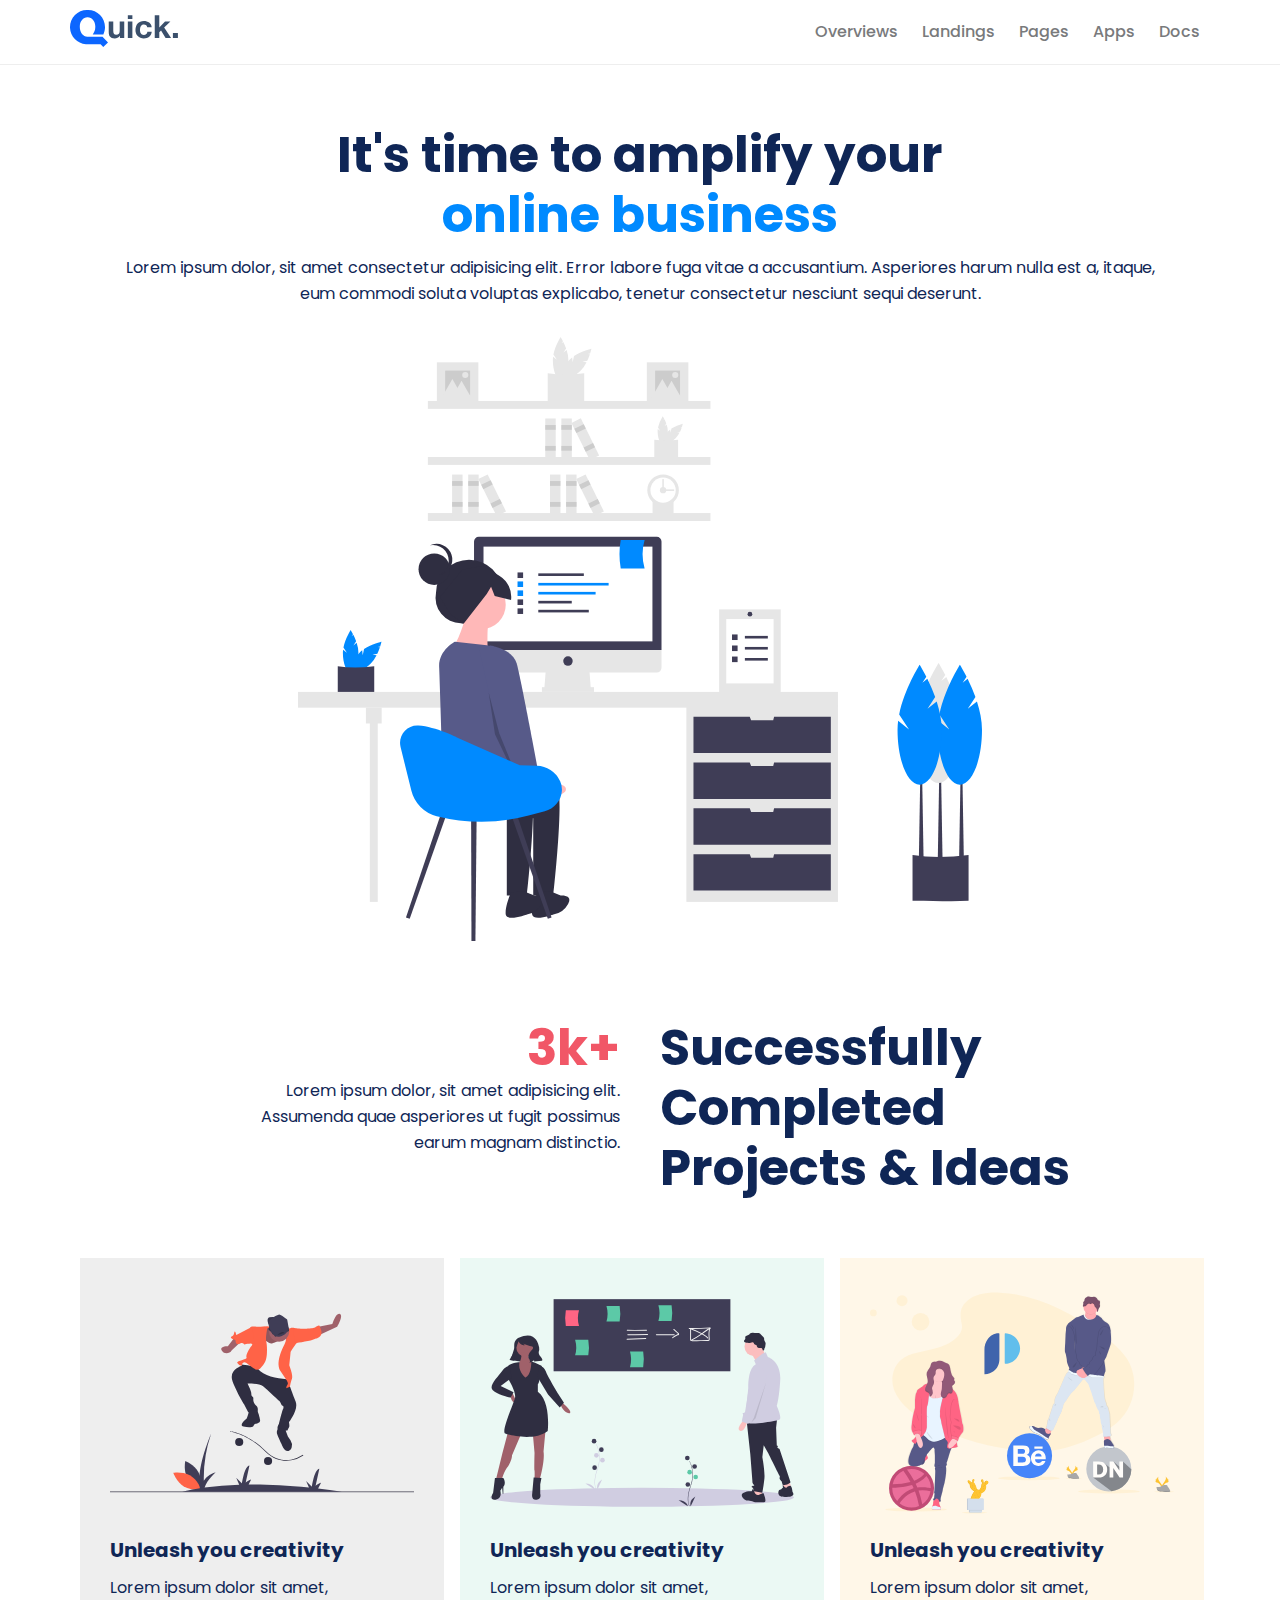
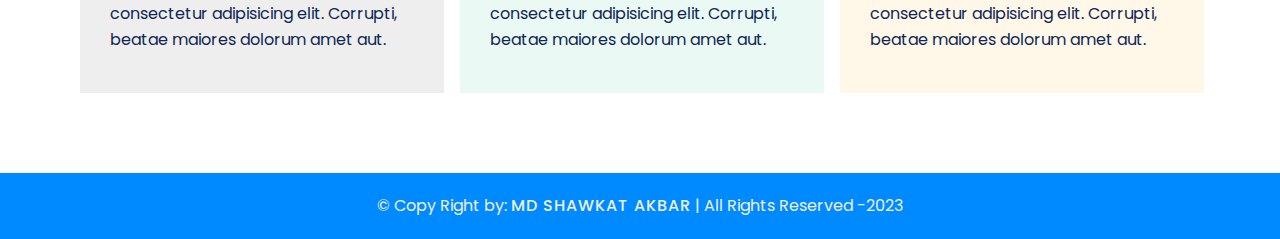
<file: index.html>
<!DOCTYPE html>
<html lang="en">
<head>
    <meta charset="UTF-8">
    <meta http-equiv="X-UA-Compatible" content="IE=edge">
    <meta name="viewport" content="width=device-width, initial-scale=1.0">
    <!-- Resposive Styling CSS Linking Here -->
    <link rel="stylesheet" href="./css/responsive.css">
    <link rel="stylesheet" href="css/style.css">
    <link rel="icon" href="./favicon.ico">
    <link href="https://fonts.googleapis.com/css2?family=Poppins:wght@300;500;700;900&display=swap" rel="stylesheet">

    <title>Quick | Home</title>
</head>
<body>
    <!-- Header Section Start -->
    <header class="header">
        <div class="container">
            <div class="row">
                <div class="col-6">
                    <a href="./index.html" class="logo"><img src="images/dark.svg" alt="Logo"></a>
                </div>
                <div class="col-6">
                    <ul class="nav-menu">
                       <li><a href="./index.html">Overviews</a></li>
                       <li><a href="landing.html">Landings</a></li>
                       <li><a href="./pages.html">Pages</a></li>
                       <li><a href="#">Apps</a></li>
                       <li><a href="#">Docs</a></li>
                    </ul>
                </div>
            </div>
        </div>
    </header>
    <!-- Header Section End -->

    <!-- Banner Section Start -->
    <section class="banner">
        <div class="container">
            <div class="row">
                <div class="col-12">
                    <h1>It's time to amplify your <br>
                    <span>online business</span>
                    </h1>
                    <p>Lorem ipsum dolor, sit amet consectetur adipisicing elit. Error labore fuga vitae a accusantium. Asperiores harum nulla est a, itaque, <br>eum commodi soluta voluptas explicabo, tenetur consectetur nesciunt sequi deserunt.</p>
                    <img src="./images/illustration-1.svg" alt="banner-image">
                </div>
            </div>
        </div>
    </section>

    <!-- Banner Section End -->

    <!-- Successfull Section Start -->
    <section class="success">
        <div class="container">
            <div class="row">
                <div class="col-6">
                    <div class="left-text">
                        <h1>3k+</h1>
                        <p>Lorem ipsum dolor, sit amet adipisicing elit. <br> Assumenda quae asperiores ut fugit possimus<br>earum magnam distinctio.</p>
                    </div>
                </div>
                <div class="col-6">
                    <div class="right-text">
                        <h1>Successfully <br>
                        Completed <br>
                        Projects & Ideas</h1>
                    </div>
                </div>
            </div>
        </div>
    </section>
      <!-- Successfull Section Start -->

      <!-- Feature Section Start -->
      <section class="feature">
        <div class="container">
            <div class="row">
                <div class="col-4">
                    <div class="feature-1 bg-01">
                        <img src="./images/illustration-5.svg" alt="feature-photo-01">
                        <h4>Unleash you creativity</h4>
                        <p>Lorem ipsum dolor sit amet, consectetur adipisicing elit. Corrupti, beatae maiores dolorum amet aut.</p>
                    </div>
                </div>
                <div class="col-4">
                    <div class="feature-1 bg-02">
                        <img src="./images/illustration-6.svg" alt="feature-photo-02">
                        <h4>Unleash you creativity</h4>
                        <p>Lorem ipsum dolor sit amet, consectetur adipisicing elit. Corrupti, beatae maiores dolorum amet aut.</p>
                    </div>
                </div>
                <div class="col-4">
                    <div class="feature-1 bg-03">
                        <img src="./images/illustration-7.svg" alt="feature-photo-03 ">
                        <h4>Unleash you creativity</h4>
                        <p>Lorem ipsum dolor sit amet, consectetur adipisicing elit. Corrupti, beatae maiores dolorum amet aut.</p>
                    </div>
                </div>
            </div>
        </div>
      </section>
      <!-- Feature Section End -->

      <!-- Footer Section Start -->
      <!-- <div class="fb-share">
        <div class="container">
            <div class="row">
                <div class="col-12" >
                    <img src="./images/fb.png" class="share-btn" alt="side-share">
                </div>
            </div>
        </div>
    </div> -->
      <footer class="footer">
        <div class="container">
            <div class="row">
                <div class="col-12">
                    <p>&copy; Copy Right by: <strong>MD Shawkat Akbar</strong> | All Rights Reserved -2023 </p>
                </div>
            </div>
        </div>
       
      </footer>
       <!-- Footer Section End -->
</body>
</html>
</file>
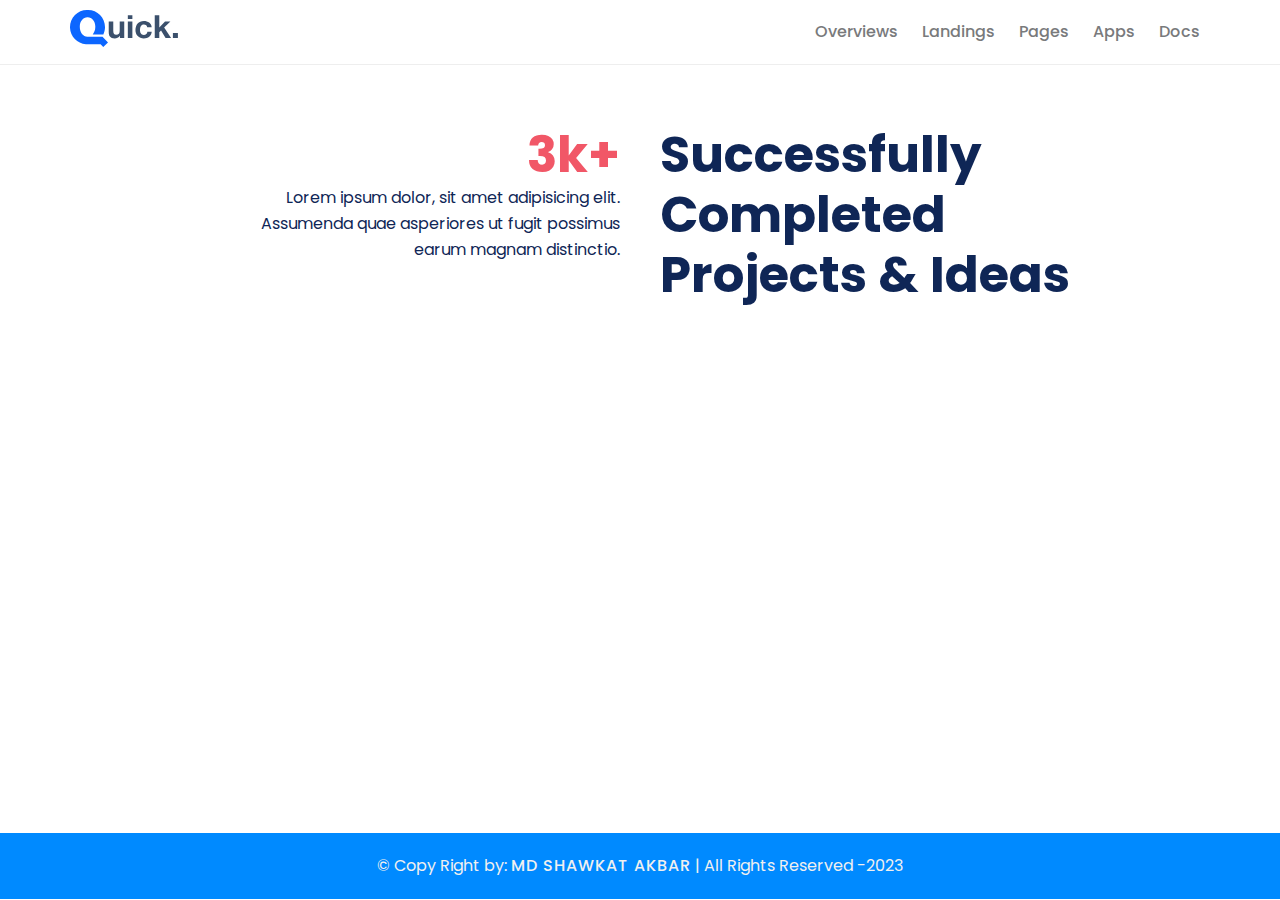
<file: landing.html>
<!DOCTYPE html>
<html lang="en">
<head>
    <meta charset="UTF-8">
    <meta http-equiv="X-UA-Compatible" content="IE=edge">
    <meta name="viewport" content="width=device-width, initial-scale=1.0">
    <!-- Resposive Styling CSS Linking Here -->
    <!-- <link rel="stylesheet" href="css/responsive.css"> -->
    <link rel="stylesheet" href="css/style.css">
    <link rel="icon" href="./favicon.ico">
    <link href="https://fonts.googleapis.com/css2?family=Poppins:wght@300;500;700;900&display=swap" rel="stylesheet">

    <title>Quick | Home</title>
</head>
<body>
    <!-- Header Section Start -->
    <header class="header">
        <div class="container">
            <div class="row">
                <div class="col-6">
                    <a href="./index.html" class="logo"><img src="images/dark.svg" alt="Logo"></a>
                </div>
                <div class="col-6">
                    <ul class="nav-menu">
                       <li><a href="./index.html">Overviews</a></li>
                       <li><a href="./landing.html">Landings</a></li>
                       <li><a href="./pages.html">Pages</a></li>
                       <li><a href="#">Apps</a></li>
                       <li><a href="#">Docs</a></li>
                    </ul>
                </div>
            </div>
        </div>
    </header>
    <!-- Header Section End -->

    
    <!-- Successfull Section Start -->
    <section class="success landinpage">
        <div class="container">
            <div class="row">
                <div class="col-6">
                    <div class="left-text">
                        <h1>3k+</h1>
                        <p>Lorem ipsum dolor, sit amet adipisicing elit. <br> Assumenda quae asperiores ut fugit possimus<br>earum magnam distinctio.</p>
                    </div>
                </div>
                <div class="col-6">
                    <div class="right-text">
                        <h1>Successfully <br>
                        Completed <br>
                        Projects & Ideas</h1>
                    </div>
                </div>
            </div>
        </div>
    </section>
      <!-- Successfull Section Start -->
      <footer class="footer">
        <div class="container">
            <div class="row">
                <div class="col-12">
                    <p>&copy; Copy Right by: <strong>MD Shawkat Akbar</strong> | All Rights Reserved -2023 </p>
                </div>
            </div>
        </div>
       
      </footer>
       <!-- Footer Section End -->
</body>
</html>
</file>
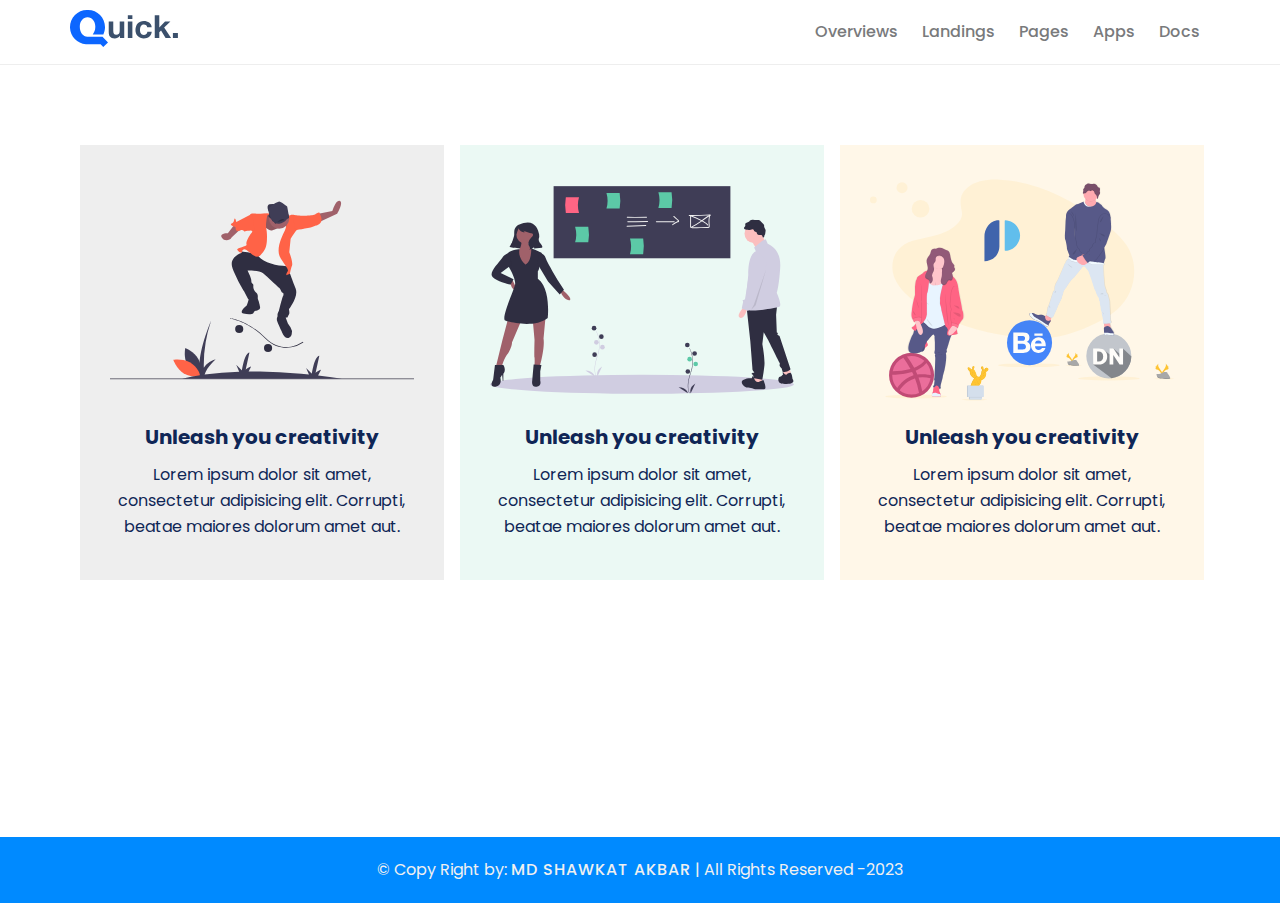
<file: pages.html>
<!DOCTYPE html>
<html lang="en">
<head>
    <meta charset="UTF-8">
    <meta http-equiv="X-UA-Compatible" content="IE=edge">
    <meta name="viewport" content="width=device-width, initial-scale=1.0">
    <!-- Resposive Styling CSS Linking Here -->
    <link rel="stylesheet" href="css/responsive.css">
    <link rel="stylesheet" href="css/style.css">
    <link rel="icon" href="./favicon.ico">
    <link href="https://fonts.googleapis.com/css2?family=Poppins:wght@300;500;700;900&display=swap" rel="stylesheet">

    <title>Quick | Home</title>
</head>
<body>
    <!-- Header Section Start -->
    <header class="header">
        <div class="container">
            <div class="row">
                <div class="col-6">
                    <a href="./index.html" class="logo"><img src="images/dark.svg" alt="Logo"></a>
                </div>
                <div class="col-6">
                    <ul class="nav-menu">
                       <li><a href="./index.html">Overviews</a></li>
                       <li><a href="landing.html">Landings</a></li>
                       <li><a href="pages.html">Pages</a></li>
                       <li><a href="#">Apps</a></li>
                       <li><a href="#">Docs</a></li>
                    </ul>
                </div>
            </div>
        </div>
    </header>
    <!-- Header Section End -->

      <!-- Feature Section Start -->
      <section class="feature pages">
        <div class="container">
            <div class="row">
                <div class="col-4">
                    <div class="feature-1 bg-01">
                        <img src="./images/illustration-5.svg" alt="feature-photo-01">
                        <h4>Unleash you creativity</h4>
                        <p>Lorem ipsum dolor sit amet, consectetur adipisicing elit. Corrupti, beatae maiores dolorum amet aut.</p>
                    </div>
                </div>
                <div class="col-4">
                    <div class="feature-1 bg-02">
                        <img src="./images/illustration-6.svg" alt="feature-photo-02">
                        <h4>Unleash you creativity</h4>
                        <p>Lorem ipsum dolor sit amet, consectetur adipisicing elit. Corrupti, beatae maiores dolorum amet aut.</p>
                    </div>
                </div>
                <div class="col-4">
                    <div class="feature-1 bg-03">
                        <img src="./images/illustration-7.svg" alt="feature-photo-03 ">
                        <h4>Unleash you creativity</h4>
                        <p>Lorem ipsum dolor sit amet, consectetur adipisicing elit. Corrupti, beatae maiores dolorum amet aut.</p>
                    </div>
                </div>
            </div>
        </div>
      </section>
      <!-- Feature Section End -->

      <!-- Footer Section Start -->
      <!-- <div class="fb-share">
        <div class="container">
            <div class="row">
                <div class="col-12" >
                    <img src="./images/fb.png" class="share-btn" alt="side-share">
                </div>
            </div>
        </div>
    </div> -->
      <footer class="footer">
        <div class="container">
            <div class="row">
                <div class="col-12">
                    <p>&copy; Copy Right by: <strong>MD Shawkat Akbar</strong> | All Rights Reserved -2023 </p>
                </div>
            </div>
        </div>
       
      </footer>
       <!-- Footer Section End -->
</body>
</html>
</file>
<file: css/responsive.css>
/* ######### Media Quiry CSS Start #########  */

/* ######## Galagy Fold Device ######## */

@media (min-width: 279px) and (max-width: 319px) {
  
    /* CSS Start */
        
    .container {
        width: 100%;
        margin: 0px auto;
    }
    .col-6{
        width: 100%;
    }
    .col-4{
        width: 100%;
    }
    .header .logo{
        display:  block;
        text-align: center;
    }
    .nav-menu {
        width: 100%;
        float: left;
        text-align: center;
    }
    .nav-menu li a{
        font-size: 11px;
        margin: 10px 4px 0px;
    }
    .banner{
        padding: 15px 0px;
    }
    .banner h1{
        font-size: 25px;
        line-height: 1.3em;
    }
    .banner p{
        font-size: 11px;
        line-height: 1.7em;
    }
    .banner img{
        width: 65%;
    }
    .success{
        padding: 0px 0px 10px;
    
    }
    .left-text {
        text-align: center;
    }
    .left-text h1{
        font-size: 25px;
        line-height: 1.3em;
        margin: 0px;
    }
    .left-text p{
        font-size: 11px;
        line-height: 1.7em;
        margin: 0px;
    }
    .right-text h1 {
        font-size: 25px;
        line-height: 1.3em;
        text-align: center;
        margin: 10px 0px;
    }
    .feature{
        margin: 5px 0px 20px;
        padding:0px;
    }
    .feature-1{
        width: 72%;
        padding: 40px 40px;
        margin: 10px 0px;
        text-align: center;
    }
    
    .feature-1 h4{
        font-size: 16px;
        line-height: 1.5em;
    }
    .feature-1 p{
        font-size: 11px;
        line-height: 1.7em;
    }
    .footer{
        padding: 5px 0px;
    }
    .footer p{
        font-size: 11px;
        
    }
    
    /* CSS End */
}

@media (min-width: 320px) and (max-width: 480px) {

    /* CSS Start */
        
    .container {
        width: 100%;
        margin: 0px auto;
    }
    .col-6{
        width: 100%;
    }
    .col-4{
        width: 100%;
    }
    .header .logo{
        display:  block;
        text-align: center;
    }
    .nav-menu {
        width: 100%;
        float: left;
        text-align: center;
    }
    .nav-menu li a{
        font-size: 12px;
        margin: 10px 5px 0px;
    }
    .banner{
        padding: 15px 0px;
    }
    .banner h1{
        font-size: 30px;
        line-height: 1.3em;
    }
    .banner p{
        font-size: 12px;
        line-height: 1.7em;
    }
    .banner img{
        width: 75%;
    }
    .success{
        padding: 0px 0px 15px;
    
    }
    .left-text {
        text-align: center;
    }
    .left-text h1{
        font-size: 30px;
        line-height: 1.3em;
        margin: 0px;
    }
    .left-text p{
        font-size: 12px;
        line-height: 1.7em;
        margin: 0px;
    }
    .right-text h1 {
        font-size: 30px;
        line-height: 1.3em;
        text-align: center;
        margin: 10px 0px;
    }
    .feature{
        margin: 5px 0px 10px;
        padding:0px;
    }
    .feature-1{
        width: 75%;
        padding: 40px 40px;
        margin: 10px 0px;
        text-align: center;
    }
    
    .feature-1 h4{
        font-size: 18px;
        line-height: 28px;
    }
    .feature-1 p{
        font-size: 12px;
        line-height: 22px;
    }
    .footer{
        padding: 10px 0px;
    }
    .footer p{
        font-size: 12px;
        
    }
    .feature.pages {
        padding: 10px 0px;
        text-align: center;
        height:max-content;
    }


    /* CSS End */
}
  /* 
  ##Device = Low Resolution Tablets, Mobiles (Landscape)
  ##Screen = B/w 481px to 767px
*/

@media (min-width: 481px) and (max-width: 767px) {
  
    /* CSS Start */

    .container {
        width: 100%;
        margin: 0px auto;
    }
    .col-6{
        width: 100%;
    }
    .col-4{
        width: 100%;
    }
    .header .logo{
        display:  block;
        text-align: center;
    }
    .nav-menu {
        /* width: 100%; */
        float: left;
        text-align: center;
    }
    .nav-menu li a{
        font-size: 14px;
        margin: 10px 5px 0px;
    }
    .banner{
        padding: 40px 0px;
    }
    .banner h1{
        font-size: 40px;
        line-height: 1.3em;
    }
    .banner p{
        font-size: 14px;
        line-height: 1.7em;
    }
    .banner img{
        width: 70%;
    }
    .success{
        padding: 0px 0px 25px;
    
    }
    .left-text {
        text-align: center;
    }
    .left-text h1{
        font-size: 40px;
        line-height: 1.3em;
        margin: 0px;
    }
    .left-text p{
        font-size: 14px;
        line-height: 1.7em;
        margin: 0px;
    }
    .right-text h1 {
        font-size: 40px;
        line-height: 1.3em;
        text-align: center;
        margin: 20px 0px 20px;
    }
    .feature{
        margin: 10px 0px 20px;
        padding:0px;
    }
    .feature-1{
        width: 95%;
        padding: 40px 40px;
        margin: 15px 0px;
        text-align: center;
    }
    
    .feature-1 h4{
        font-size: 20px;
        line-height: 1.5em;
    }
    .feature-1 p{
        font-size: 14px;
        line-height: 1.7em;
    }
    .footer{
        padding: 15px 0px;
    }
    .footer p{
        font-size: 14px;
        
    }
    .feature.pages {
        padding: 10px 0px;
        text-align: center;
        height:max-content;
    }

     /* CSS End */
    
  }


/* 
##Device = Most of the Smartphones Mobiles (Portrait)
##Screen = B/w 320px to 479px
*/

/* 
##Device = Low Resolution Tablets, Mobiles (Landscape)
##Screen = B/w 481px to 767px
*/

@media (min-width: 481px) and (max-width: 767px) {

/* CSS Start */

.container {
    width: 100%;
    /* margin: 0px auto; */
}
.col-6{
    width: 100%;
}
.col-4{
    width: 100%;
}
.header .logo{
    display:  block;
    text-align: center;
}
.nav-menu {
    /* width: 100%; */
    float: left;
    text-align: center;
}
.nav-menu li a{
    font-size: 14px;
    margin: 10px 5px 0px;
}
.banner{
    padding: 40px 0px;
}
.banner h1{
    font-size: 40px;
    line-height: 1.3em;
}
.banner p{
    font-size: 14px;
    line-height: 1.7em;
}
.banner img{
    width: 70%;
}
.success{
    padding: 0px 0px 25px;

}
.left-text {
    text-align: center;
}
.left-text h1{
    font-size: 40px;
    line-height: 1.3em;
    margin: 0px;
}
.left-text p{
    font-size: 14px;
    line-height: 1.7em;
    margin: 0px;
}
.right-text h1 {
    font-size: 40px;
    line-height: 1.3em;
    text-align: center;
    margin: 20px 0px 20px;
}
.feature{
    margin: 10px 0px 20px;
    padding:0px;
}
.feature-1{
    width: 90%;
    padding: 40px 40px;
    margin: 15px 0px;
    text-align: center;
}

.feature-1 h4{
    font-size: 20px;
    line-height: 1.5em;
}
.feature-1 p{
    font-size: 14px;
    line-height: 1.7em;
}
.footer{
    padding: 15x 0px;
}
.footer p{
    font-size: 14px;
    
}

 /* CSS End */

}

/* 
##Device = Tablets, Ipads (portrait)
##Screen = B/w 768px to 1024px
*/

@media (min-width:768px) and (max-width:1024px) {
/* CSS Start */

.container {
    width: 100%;
    /* margin: 0px auto; */
}
.col-6{
    width: 100%;
}
.col-4{
    width: 100%;
}
.header .logo{
    display:  block;
    text-align: center;
}
.nav-menu {
    /* width: 100%; */
    float: left;
    text-align: center;
}
.nav-menu li a{
    font-size: 16px;
    margin: 10px 5px 0px;
}
.banner{
    padding: 40px 0px;
}
.banner h1{
    font-size: 50px;
    line-height: 1.3em;
}
.banner p{
    font-size: 16px;
    line-height: 1.7em;
}
.banner img{
    width: 75%;
}
.success{
    padding: 0px 0px 25px;

}
.left-text {
    text-align: center;
}
.left-text h1{
    font-size: 50px;
    line-height: 1.3em;
    margin: 0px;
}
.left-text p{
    font-size: 16px;
    line-height: 1.7em;
    margin: 0px;
}
.right-text h1 {
    font-size: 50px;
    line-height: 1.3em;
    text-align: center;
    margin: 20px 0px 20px;
}
.feature{
    margin: 10px 0px 20px;
    padding:0px;
}
.feature-1{
    width: 90%;
    padding: 40px 40px;
    margin: 15px 0px;
    text-align: center;
}

.feature-1 h4{
    font-size: 24px;
    line-height: 1.5em;
}
.feature-1 p{
    font-size: 16px;
    line-height: 1.7em;
}
.footer{
    padding: 20px 0px;
}
.footer p{
    font-size: 16px;
    
}
/* CSS End */
}
</file>
<file: css/style.css>
*{
    margin: 0px;
    padding: 0px;
}
body{
    font-family: 'Poppins', sans-serif;
    font-size: 14px;
    line-height: 24px;
}

h1, h2, h3, h4, h5, h6{
    font-family: 'Poppins', sans-serif;
}
a{
    text-decoration: none;
}
a:hover{
    text-decoration: none;
}

/* Global CSS Code Start */
.container{
    width: 1140px;
    margin: 0 auto;
}
.row{
    width: 100%;
    float: left;
}
.col-6{
    width: 50%;
    float: left;
}
.col-12{
    width:100%;
    float: left;
}
.col-4{
    width:33.33%;
    float:left;
}
/* Global CSS Code End */
.header{
    width:100%;
    float: left;
    padding: 10px 0px;
    border-bottom: 1px solid #eee;
}
.nav-menu{
    width:100%;
    float: left;
    text-align: right;
}

.nav-menu li{
    list-style: none;
    display: inline-block;
}

.nav-menu li a{
    display: block;
    font-size: 16px;
    font-weight: 500;
    /* text-transform:uppercase; */
    color:#797a7c;
    margin: 10px 10px 0px;

}

.banner{
    width: 100%;
    float: left;
    padding: 60px 0px;
    text-align: center;
}
.banner h1{
    font-size: 50px;
    line-height: 60px;
    font-weight: 700;
    color: #0F2656;
    margin: 0px 0px 10px;
}
.banner h1 span{
    color:#008AFF;
}
.banner p{
    font-size: 16px;
    line-height: 26px;
    color:#0F2656;
    margin: 0px 0px 10px;
}
.banner img{
    width: 60%;
    margin-top: 20px;
}

.success{
    width:100%;
    float: left;
    padding: 10px 0px 60px;
}
.left-text{
    width:100%;
    float: left;
    text-align: right;
    
}

.left-text h1{
    font-size: 50px;
    line-height: 60px;
    font-weight: 700;
    color: #F15767;
    margin: 0px 20px 0px 0px;
}

.left-text p{
    font-size: 16px;
    line-height: 26px;
    color:#0F2656;
    margin: 0px 20px 0px 0px;
}
.right-text{
    width:100%;
    float: left;
}
.right-text h1{
    font-size: 50px;
    line-height: 60px;
    font-weight: 700;
    color: #0F2656;
    margin: 0px 0px 0px 20px;
}

.feature{
    width: 100%;
    float: left;
    padding: 0px 0px 80px;
}
.feature-1{
    width:80%;
    padding: 30px 30px;
    margin: 0px 10px;
    float: left;
    /* background-color: #eee; */
}

.feature-1 img{
    width: 100%;
    height: 230px;
    margin: 0px 0px 10px;
}

.feature-1 h4{
    font-size: 20px;
    line-height: 30px;
    color:#0F2656;
    margin: 0px 0px 10px;
}

.feature-1 p{
    font-size: 16px;
    line-height: 26px;
    color:#0F2656;
    margin: 0px 0px 10px;
}

.bg-01{
    background-color: #EEEEEE;
}
.bg-02{
    background-color: #EBF9F4;
}
.bg-03{
    background-color: #FFF7E8;
}
/* .fb-share{
    width:100%;
    float: left;
}
.share-btn{
    width: 150px;
    position: fixed;
    top: 200px;
    right: -100px;
    transition: 1.5s;
}
.share-btn:hover{
    right:2px;
    cursor: pointer;
} */

.footer{
    width: 100%;
    float: left;
    padding: 20px 0px;
    background-color: #008AFF;
    text-align: center;
}

.footer p{
    font-size: 16px;
    line-height: 26px;
    color:#f0f0f0;
}
.footer p strong{
    letter-spacing: 1px;
    font-weight: 500;
    /* color: #c7bb12; */
    text-transform: uppercase;
}


/* Landing CSS Here */

.landinpage{
    padding: 60px 0px;
    height: 72vh;
}

.pages{
    padding: 80px 0px;
    height: 68vh;
    text-align: center;
}


/* ######### Media Quiry CSS Start #########  */

/* ######## Galagy Fold Device ######## */

@media (min-width: 279px) and (max-width: 319px) {
  
    /* CSS Start */
        
    .container {
        width: 100%;
        margin: 0px auto;
    }
    .col-6{
        width: 100%;
    }
    .col-4{
        width: 100%;
    }
    .header .logo{
        display:  block;
        text-align: center;
    }
    .nav-menu {
        width: 100%;
        float: left;
        text-align: center;
    }
    .nav-menu li a{
        font-size: 11px;
        margin: 10px 4px 0px;
    }
    .banner{
        padding: 15px 0px;
    }
    .banner h1{
        font-size: 25px;
        line-height: 1.3em;
    }
    .banner p{
        font-size: 11px;
        line-height: 1.7em;
    }
    .banner img{
        width: 65%;
    }
    .success{
        padding: 0px 0px 10px;
    
    }
    .left-text {
        text-align: center;
    }
    .left-text h1{
        font-size: 25px;
        line-height: 1.3em;
        margin: 0px;
    }
    .left-text p{
        font-size: 11px;
        line-height: 1.7em;
        margin: 0px;
    }
    .right-text h1 {
        font-size: 25px;
        line-height: 1.3em;
        text-align: center;
        margin: 10px 0px;
    }
    .feature{
        margin: 5px 0px 20px;
        padding:0px;
    }
    .feature-1{
        width: 72%;
        padding: 40px 40px;
        margin: 10px 0px;
        text-align: center;
    }
    
    .feature-1 h4{
        font-size: 16px;
        line-height: 1.5em;
    }
    .feature-1 p{
        font-size: 11px;
        line-height: 1.7em;
    }
    .footer{
        padding: 5px 0px;
    }
    .footer p{
        font-size: 11px;
        
    }
    
    /* CSS End */
}

@media (min-width: 320px) and (max-width: 480px) {

    /* CSS Start */
        
    .container {
        width: 100%;
        margin: 0px auto;
    }
    .col-6{
        width: 100%;
    }
    .col-4{
        width: 100%;
    }
    .header .logo{
        display:  block;
        text-align: center;
    }
    .nav-menu {
        width: 100%;
        float: left;
        text-align: center;
    }
    .nav-menu li a{
        font-size: 12px;
        margin: 10px 5px 0px;
    }
    .banner{
        padding: 15px 0px;
    }
    .banner h1{
        font-size: 30px;
        line-height: 1.3em;
    }
    .banner p{
        font-size: 12px;
        line-height: 1.7em;
    }
    .banner img{
        width: 75%;
    }
    .success{
        padding: 0px 0px 15px;
    
    }
    .left-text {
        text-align: center;
    }
    .left-text h1{
        font-size: 30px;
        line-height: 1.3em;
        margin: 0px;
    }
    .left-text p{
        font-size: 12px;
        line-height: 1.7em;
        margin: 0px;
    }
    .right-text h1 {
        font-size: 30px;
        line-height: 1.3em;
        text-align: center;
        margin: 10px 0px;
    }
    .feature{
        margin: 5px 0px 10px;
        padding:0px;
    }
    .feature-1{
        width: 75%;
        padding: 40px 40px;
        margin: 10px 0px;
        text-align: center;
    }
    
    .feature-1 h4{
        font-size: 18px;
        line-height: 28px;
    }
    .feature-1 p{
        font-size: 12px;
        line-height: 22px;
    }
    .footer{
        padding: 10px 0px;
    }
    .footer p{
        font-size: 12px;
        
    }
    .feature.pages {
        padding: 10px 0px;
        text-align: center;
        height:max-content;
    }


    /* CSS End */
}
  /* 
  ##Device = Low Resolution Tablets, Mobiles (Landscape)
  ##Screen = B/w 481px to 767px
*/

@media (min-width: 481px) and (max-width: 767px) {
  
    /* CSS Start */

    .container {
        width: 100%;
        margin: 0px auto;
    }
    .col-6{
        width: 100%;
    }
    .col-4{
        width: 100%;
    }
    .header .logo{
        display:  block;
        text-align: center;
    }
    .nav-menu {
        /* width: 100%; */
        float: left;
        text-align: center;
    }
    .nav-menu li a{
        font-size: 14px;
        margin: 10px 5px 0px;
    }
    .banner{
        padding: 40px 0px;
    }
    .banner h1{
        font-size: 40px;
        line-height: 1.3em;
    }
    .banner p{
        font-size: 14px;
        line-height: 1.7em;
    }
    .banner img{
        width: 70%;
    }
    .success{
        padding: 0px 0px 25px;
    
    }
    .left-text {
        text-align: center;
    }
    .left-text h1{
        font-size: 40px;
        line-height: 1.3em;
        margin: 0px;
    }
    .left-text p{
        font-size: 14px;
        line-height: 1.7em;
        margin: 0px;
    }
    .right-text h1 {
        font-size: 40px;
        line-height: 1.3em;
        text-align: center;
        margin: 20px 0px 20px;
    }
    .feature{
        margin: 10px 0px 20px;
        padding:0px;
    }
    .feature-1{
        width: 95%;
        padding: 40px 40px;
        margin: 15px 0px;
        text-align: center;
    }
    
    .feature-1 h4{
        font-size: 20px;
        line-height: 1.5em;
    }
    .feature-1 p{
        font-size: 14px;
        line-height: 1.7em;
    }
    .footer{
        padding: 15px 0px;
    }
    .footer p{
        font-size: 14px;
        
    }
    .feature.pages {
        padding: 10px 0px;
        text-align: center;
        height:max-content;
    }

     /* CSS End */
    
  }


/* 
##Device = Most of the Smartphones Mobiles (Portrait)
##Screen = B/w 320px to 479px
*/

/* 
##Device = Low Resolution Tablets, Mobiles (Landscape)
##Screen = B/w 481px to 767px
*/

@media (min-width: 481px) and (max-width: 767px) {

/* CSS Start */

.container {
    width: 100%;
    /* margin: 0px auto; */
}
.col-6{
    width: 100%;
}
.col-4{
    width: 100%;
}
.header .logo{
    display:  block;
    text-align: center;
}
.nav-menu {
    /* width: 100%; */
    float: left;
    text-align: center;
}
.nav-menu li a{
    font-size: 14px;
    margin: 10px 5px 0px;
}
.banner{
    padding: 40px 0px;
}
.banner h1{
    font-size: 40px;
    line-height: 1.3em;
}
.banner p{
    font-size: 14px;
    line-height: 1.7em;
}
.banner img{
    width: 70%;
}
.success{
    padding: 0px 0px 25px;

}
.left-text {
    text-align: center;
}
.left-text h1{
    font-size: 40px;
    line-height: 1.3em;
    margin: 0px;
}
.left-text p{
    font-size: 14px;
    line-height: 1.7em;
    margin: 0px;
}
.right-text h1 {
    font-size: 40px;
    line-height: 1.3em;
    text-align: center;
    margin: 20px 0px 20px;
}
.feature{
    margin: 10px 0px 20px;
    padding:0px;
}
.feature-1{
    width: 90%;
    padding: 40px 40px;
    margin: 15px 0px;
    text-align: center;
}

.feature-1 h4{
    font-size: 20px;
    line-height: 1.5em;
}
.feature-1 p{
    font-size: 14px;
    line-height: 1.7em;
}
.footer{
    padding: 15x 0px;
}
.footer p{
    font-size: 14px;
    
}

 /* CSS End */

}

/* 
##Device = Tablets, Ipads (portrait)
##Screen = B/w 768px to 1024px
*/

@media (min-width:768px) and (max-width:1024px) {
/* CSS Start */

.container {
    width: 100%;
    /* margin: 0px auto; */
}
.col-6{
    width: 100%;
}
.col-4{
    width: 100%;
}
.header .logo{
    display:  block;
    text-align: center;
}
.nav-menu {
    /* width: 100%; */
    float: left;
    text-align: center;
}
.nav-menu li a{
    font-size: 16px;
    margin: 10px 5px 0px;
}
.banner{
    padding: 40px 0px;
}
.banner h1{
    font-size: 50px;
    line-height: 1.3em;
}
.banner p{
    font-size: 16px;
    line-height: 1.7em;
}
.banner img{
    width: 75%;
}
.success{
    padding: 0px 0px 25px;

}
.left-text {
    text-align: center;
}
.left-text h1{
    font-size: 50px;
    line-height: 1.3em;
    margin: 0px;
}
.left-text p{
    font-size: 16px;
    line-height: 1.7em;
    margin: 0px;
}
.right-text h1 {
    font-size: 50px;
    line-height: 1.3em;
    text-align: center;
    margin: 20px 0px 20px;
}
.feature{
    margin: 10px 0px 20px;
    padding:0px;
}
.feature-1{
    width: 90%;
    padding: 40px 40px;
    margin: 15px 0px;
    text-align: center;
}

.feature-1 h4{
    font-size: 24px;
    line-height: 1.5em;
}
.feature-1 p{
    font-size: 16px;
    line-height: 1.7em;
}
.footer{
    padding: 20px 0px;
}
.footer p{
    font-size: 16px;
    
}
/* CSS End */
}
</file>
